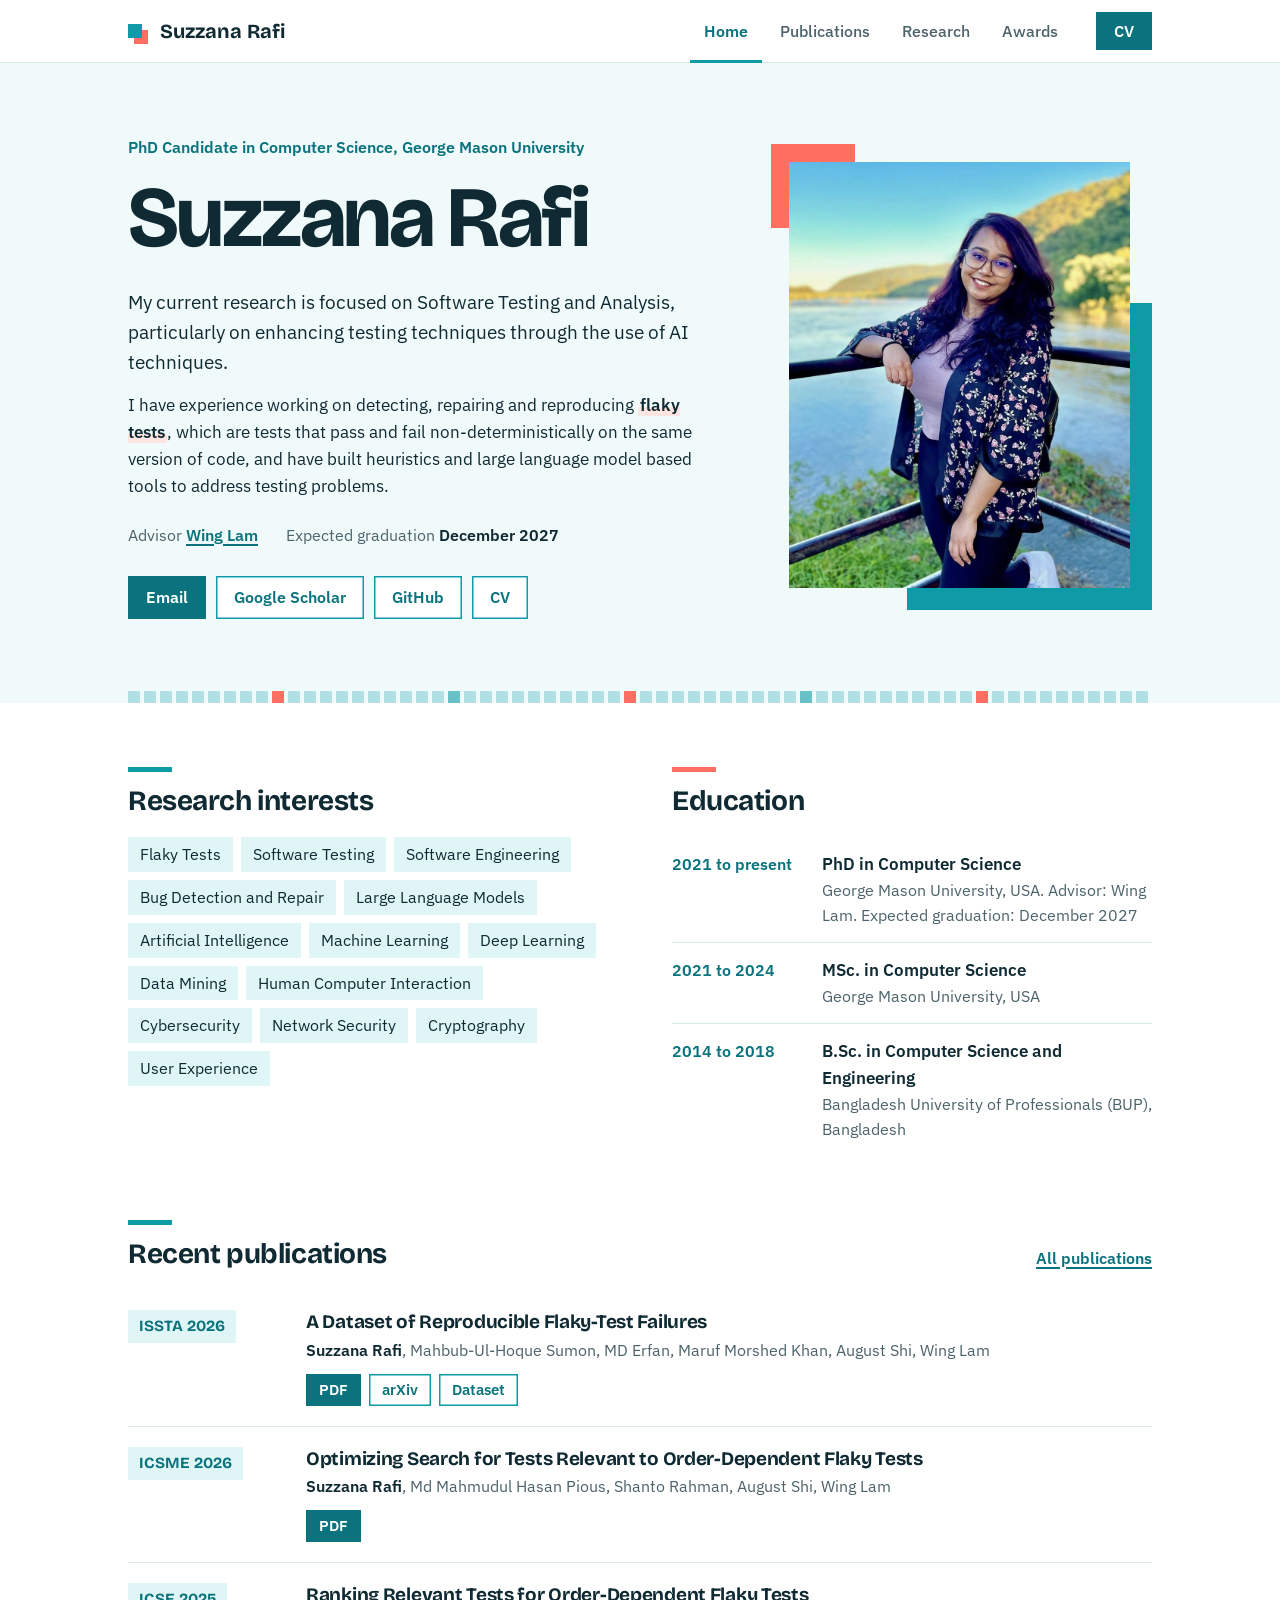
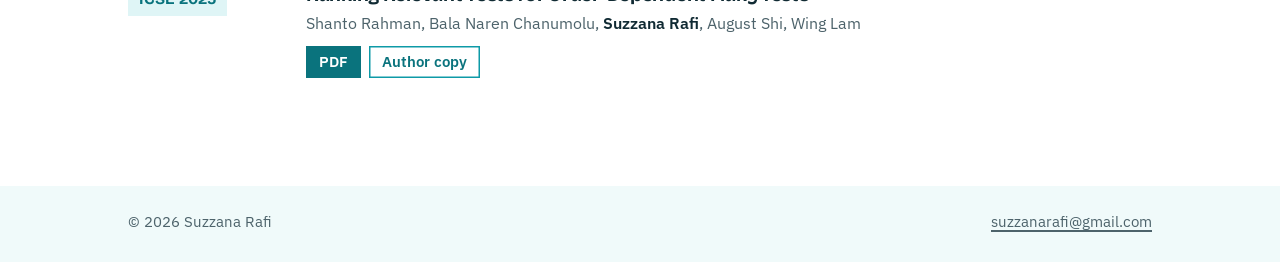
<file: index.html>
<!DOCTYPE html>
<html lang="en">
<head>
<meta charset="UTF-8">
<meta name="viewport" content="width=device-width, initial-scale=1.0">
<title>Suzzana Rafi</title>
<meta name="description" content="Suzzana Rafi is a PhD candidate in Computer Science at George Mason University working on detecting, repairing and reproducing flaky tests.">
<link rel="icon" href="data:image/svg+xml,%3Csvg xmlns='http://www.w3.org/2000/svg' viewBox='0 0 32 32'%3E%3Crect x='10' y='10' width='20' height='20' fill='%23ff6f61'/%3E%3Crect x='2' y='2' width='20' height='20' fill='%230e9aa7'/%3E%3C/svg%3E">
<link rel="preconnect" href="https://fonts.googleapis.com">
<link rel="preconnect" href="https://fonts.gstatic.com" crossorigin>
<link href="https://fonts.googleapis.com/css2?family=Bricolage+Grotesque:opsz,wght@12..96,400..800&amp;family=IBM+Plex+Sans:ital,wght@0,400;0,500;0,600;1,400&amp;display=swap" rel="stylesheet">
<link rel="stylesheet" href="style.css">
</head>
<body>

<header class="top">
  <div class="wrap top-in">
    <a class="brand" href="index.html"><span class="brand-mark" aria-hidden="true"></span>Suzzana Rafi</a>
    <nav class="tabs" aria-label="Main">
        <a href="index.html" aria-current="page">Home</a>
        <a href="publications.html">Publications</a>
        <a href="research.html">Research</a>
        <a href="awards.html">Awards</a>
    </nav>
    <a class="cv-link" href="Suzzana_Rafi_CV.pdf">CV</a>
  </div>
</header>

<main>
<section class="hero">
  <div class="wrap">
    <div class="hero-grid">
      <div>
        <p class="kicker">PhD Candidate in Computer Science, George Mason University</p>
        <h1>Suzzana Rafi</h1>
        <p class="lede">My current research is focused on Software Testing and Analysis, particularly on enhancing testing techniques through the use of AI techniques.</p>
        <p>I have experience working on detecting, repairing and reproducing <mark>flaky tests</mark>, which are tests that pass and fail non-deterministically on the same version of code, and have built heuristics and large language model based tools to address testing problems.</p>
        <dl class="facts">
          <div><dt>Advisor </dt><dd><a href="https://people.cs.gmu.edu/~winglam/">Wing Lam</a></dd></div>
          <div><dt>Expected graduation </dt><dd>December 2027</dd></div>
        </dl>
        <div class="actions">
          <a class="btn solid" href="mailto:suzzanarafi@gmail.com">Email</a>
          <a class="btn" href="https://scholar.google.com/citations?hl=en&amp;user=p1dek98AAAAJ">Google Scholar</a>
          <a class="btn" href="https://github.com/suzzy777">GitHub</a>
          <a class="btn" href="Suzzana_Rafi_CV.pdf">CV</a>
        </div>
      </div>
      <div class="portrait">
        <img src="suzzana-rafi.jpg" alt="Suzzana Rafi" width="900" height="1125">
      </div>
    </div>
    <div class="runs" aria-hidden="true"></div>
  </div>
</section>

<section class="section">
  <div class="wrap split">
    <div>
      <div class="sec-head"><h2>Research interests</h2></div>
      <ul class="tags"><li>Flaky Tests</li><li>Software Testing</li><li>Software Engineering</li><li>Bug Detection and Repair</li><li>Large Language Models</li><li>Artificial Intelligence</li><li>Machine Learning</li><li>Deep Learning</li><li>Data Mining</li><li>Human Computer Interaction</li><li>Cybersecurity</li><li>Network Security</li><li>Cryptography</li><li>User Experience</li></ul>
    </div>
    <div>
      <div class="sec-head alt"><h2>Education</h2></div>
    <ul class="rows">
      <li><span class="when">2021 to present</span><span class="what"><b>PhD in Computer Science</b><span class="where">George Mason University, USA. Advisor: Wing Lam. Expected graduation: December 2027</span></span></li>
      <li><span class="when">2021 to 2024</span><span class="what"><b>MSc. in Computer Science</b><span class="where">George Mason University, USA</span></span></li>
      <li><span class="when">2014 to 2018</span><span class="what"><b>B.Sc. in Computer Science and Engineering</b><span class="where">Bangladesh University of Professionals (BUP), Bangladesh</span></span></li>
    </ul>
    </div>
  </div>
</section>

<section class="section">
  <div class="wrap">
    <div class="sec-head"><h2>Recent publications</h2><a href="publications.html">All publications</a></div>
    <ul class="pubs compact">
      <li class="pub" data-topic="testing">
        <div><span class="venue-tag">ISSTA 2026</span></div>
        <div>
          <h3>A Dataset of Reproducible Flaky-Test Failures</h3>
          <p class="authors"><b>Suzzana Rafi</b>, Mahbub-Ul-Hoque Sumon, MD Erfan, Maruf Morshed Khan, August Shi, Wing Lam</p>
          <div class="links"><a class="main" href="https://dl.acm.org/doi/epdf/10.1145/3832216">PDF</a><a href="https://arxiv.org/abs/2605.21677">arXiv</a><a href="https://sites.google.com/view/reproflakedataset">Dataset</a></div>
        </div>
      </li>
      <li class="pub" data-topic="testing">
        <div><span class="venue-tag">ICSME 2026</span></div>
        <div>
          <h3>Optimizing Search for Tests Relevant to Order-Dependent Flaky Tests</h3>
          <p class="authors"><b>Suzzana Rafi</b>, Md Mahmudul Hasan Pious, Shanto Rahman, August Shi, Wing Lam</p>
          <div class="links"><a class="main" href="https://people.cs.gmu.edu/~winglam/publications/2026/RafiETAL26DD.pdf">PDF</a></div>
        </div>
      </li>
      <li class="pub" data-topic="testing">
        <div><span class="venue-tag">ICSE 2025</span></div>
        <div>
          <h3>Ranking Relevant Tests for Order-Dependent Flaky Tests</h3>
          <p class="authors">Shanto Rahman, Bala Naren Chanumolu, <b>Suzzana Rafi</b>, August Shi, Wing Lam</p>
          <div class="links"><a class="main" href="https://ieeexplore.ieee.org/stamp/stamp.jsp?tp=&amp;arnumber=11029933">PDF</a><a href="https://people.cs.gmu.edu/~winglam/publications/2025/RahmanETAL25RankF.pdf">Author copy</a></div>
        </div>
      </li>
    </ul>
  </div>
</section>
</main>

<footer class="foot">
  <div class="wrap foot-in">
    <span>&copy; 2026 Suzzana Rafi</span>
    <a href="mailto:suzzanarafi@gmail.com">suzzanarafi@gmail.com</a>
  </div>
</footer>

<script src="site.js"></script>
</body>
</html>
</file>
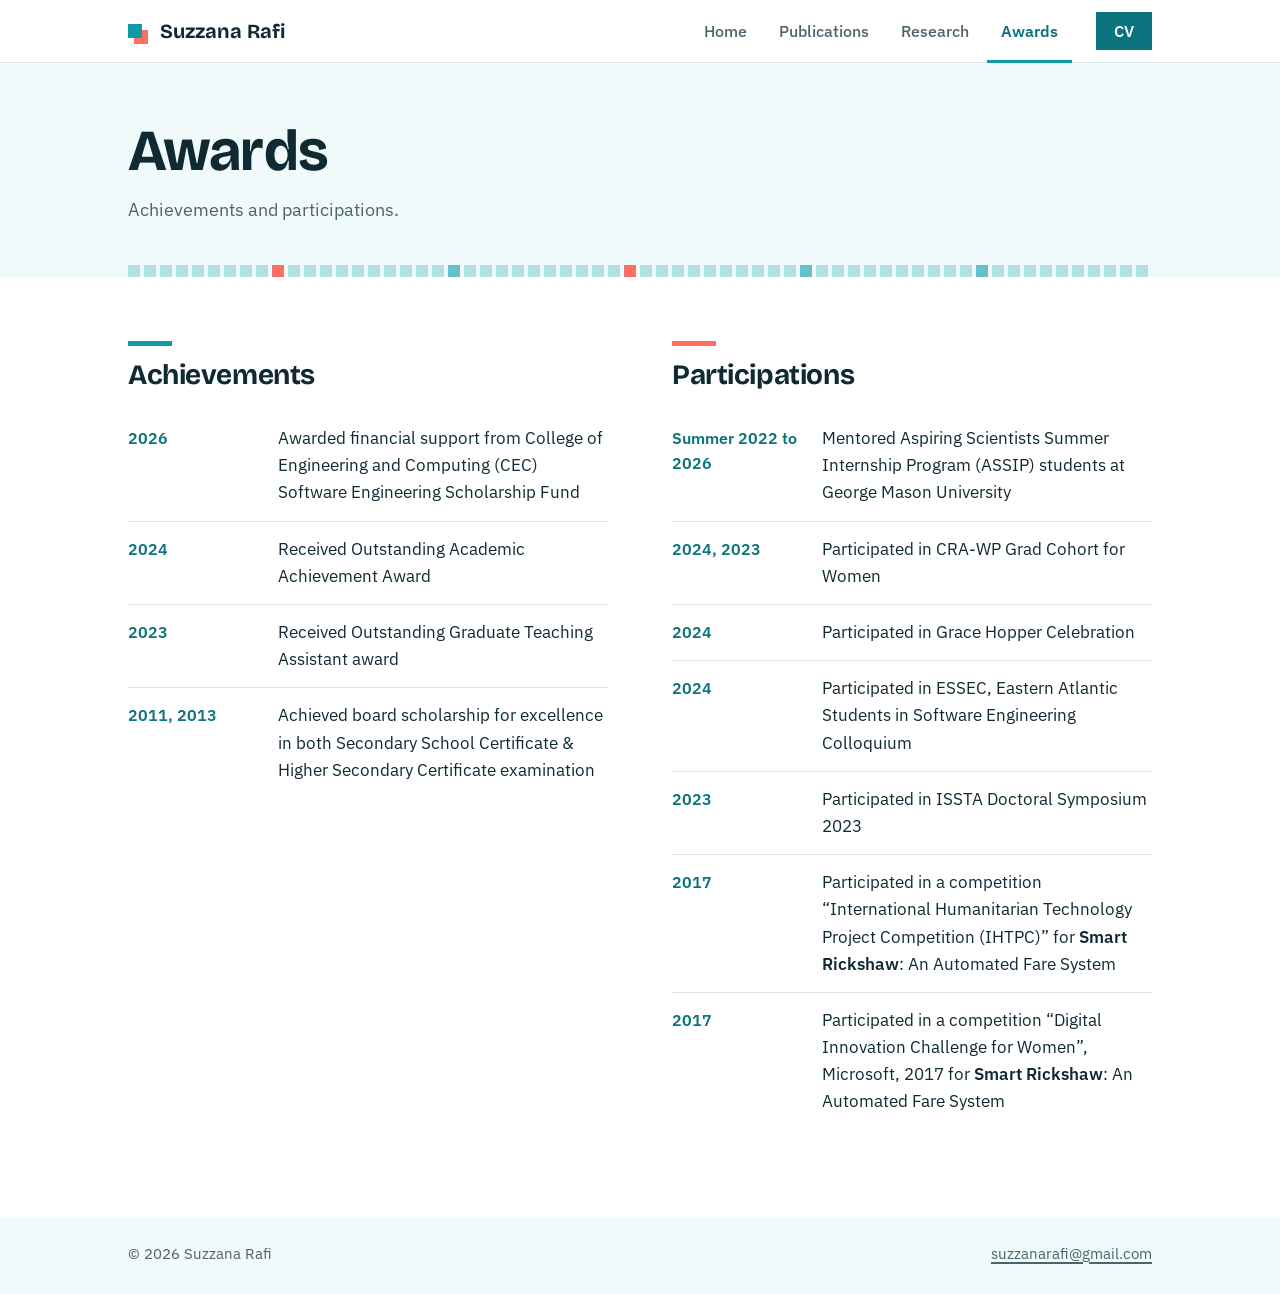
<file: awards.html>
<!DOCTYPE html>
<html lang="en">
<head>
<meta charset="UTF-8">
<meta name="viewport" content="width=device-width, initial-scale=1.0">
<title>Awards | Suzzana Rafi</title>
<meta name="description" content="Achievements and participations of Suzzana Rafi.">
<link rel="icon" href="data:image/svg+xml,%3Csvg xmlns='http://www.w3.org/2000/svg' viewBox='0 0 32 32'%3E%3Crect x='10' y='10' width='20' height='20' fill='%23ff6f61'/%3E%3Crect x='2' y='2' width='20' height='20' fill='%230e9aa7'/%3E%3C/svg%3E">
<link rel="preconnect" href="https://fonts.googleapis.com">
<link rel="preconnect" href="https://fonts.gstatic.com" crossorigin>
<link href="https://fonts.googleapis.com/css2?family=Bricolage+Grotesque:opsz,wght@12..96,400..800&amp;family=IBM+Plex+Sans:ital,wght@0,400;0,500;0,600;1,400&amp;display=swap" rel="stylesheet">
<link rel="stylesheet" href="style.css">
</head>
<body>

<header class="top">
  <div class="wrap top-in">
    <a class="brand" href="index.html"><span class="brand-mark" aria-hidden="true"></span>Suzzana Rafi</a>
    <nav class="tabs" aria-label="Main">
        <a href="index.html">Home</a>
        <a href="publications.html">Publications</a>
        <a href="research.html">Research</a>
        <a href="awards.html" aria-current="page">Awards</a>
    </nav>
    <a class="cv-link" href="Suzzana_Rafi_CV.pdf">CV</a>
  </div>
</header>

<main>
<section class="band">
  <div class="wrap">
    <h1>Awards</h1>
    <p>Achievements and participations.</p>
    <div class="runs" aria-hidden="true"></div>
  </div>
</section>

<section class="section">
  <div class="wrap split">
    <div>
      <div class="sec-head"><h2>Achievements</h2></div>
    <ul class="rows">
      <li><span class="when">2026</span><span class="what">Awarded financial support from College of Engineering and Computing (CEC) Software Engineering Scholarship Fund</span></li>
      <li><span class="when">2024</span><span class="what">Received Outstanding Academic Achievement Award</span></li>
      <li><span class="when">2023</span><span class="what">Received Outstanding Graduate Teaching Assistant award</span></li>
      <li><span class="when">2011, 2013</span><span class="what">Achieved board scholarship for excellence in both Secondary School Certificate &amp; Higher Secondary Certificate examination</span></li>
    </ul>
    </div>
    <div>
      <div class="sec-head alt"><h2>Participations</h2></div>
    <ul class="rows">
      <li><span class="when">Summer 2022 to 2026</span><span class="what">Mentored Aspiring Scientists Summer Internship Program (ASSIP) students at George Mason University</span></li>
      <li><span class="when">2024, 2023</span><span class="what">Participated in CRA-WP Grad Cohort for Women</span></li>
      <li><span class="when">2024</span><span class="what">Participated in Grace Hopper Celebration</span></li>
      <li><span class="when">2024</span><span class="what">Participated in ESSEC, Eastern Atlantic Students in Software Engineering Colloquium</span></li>
      <li><span class="when">2023</span><span class="what">Participated in ISSTA Doctoral Symposium 2023</span></li>
      <li><span class="when">2017</span><span class="what">Participated in a competition &ldquo;International Humanitarian Technology Project Competition (IHTPC)&rdquo; for <b>Smart Rickshaw</b>: An Automated Fare System</span></li>
      <li><span class="when">2017</span><span class="what">Participated in a competition &ldquo;Digital Innovation Challenge for Women&rdquo;, Microsoft, 2017 for <b>Smart Rickshaw</b>: An Automated Fare System</span></li>
    </ul>
    </div>
  </div>
</section>
</main>

<footer class="foot">
  <div class="wrap foot-in">
    <span>&copy; 2026 Suzzana Rafi</span>
    <a href="mailto:suzzanarafi@gmail.com">suzzanarafi@gmail.com</a>
  </div>
</footer>

<script src="site.js"></script>
</body>
</html>
</file>
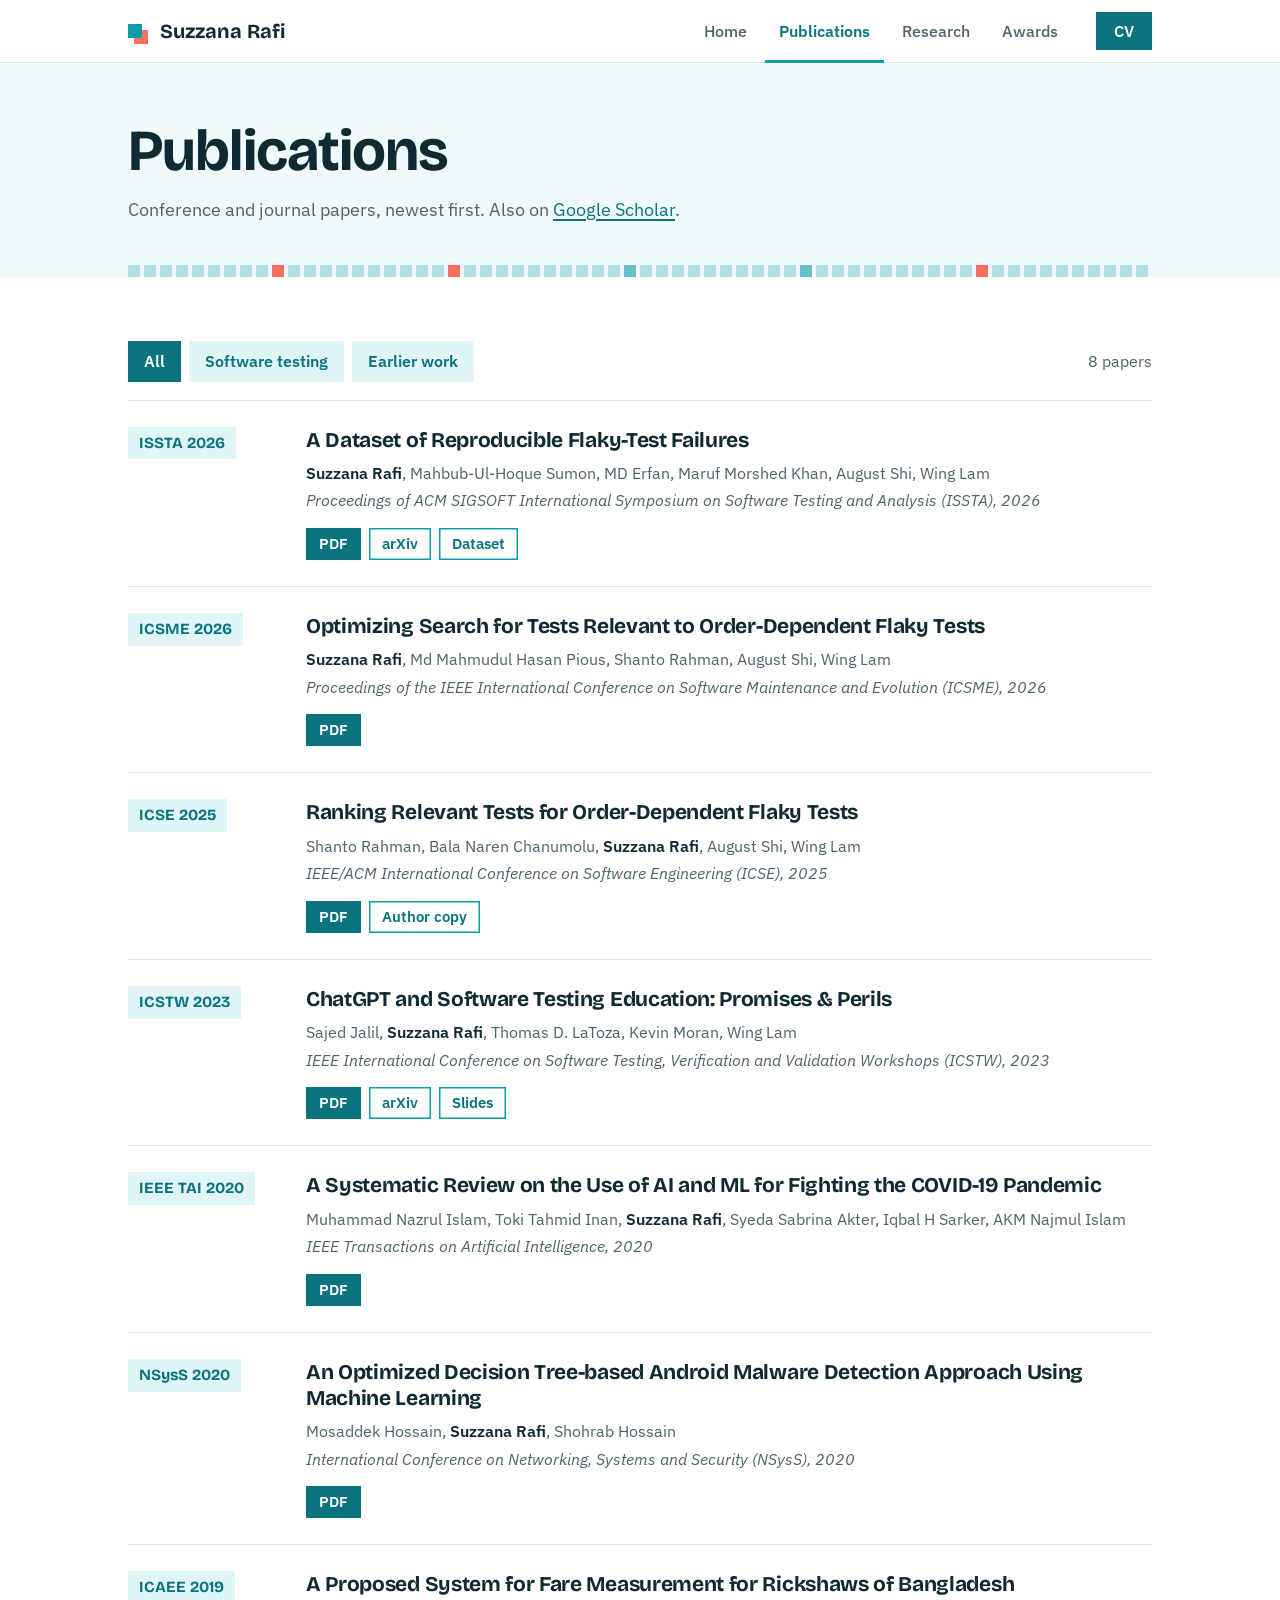
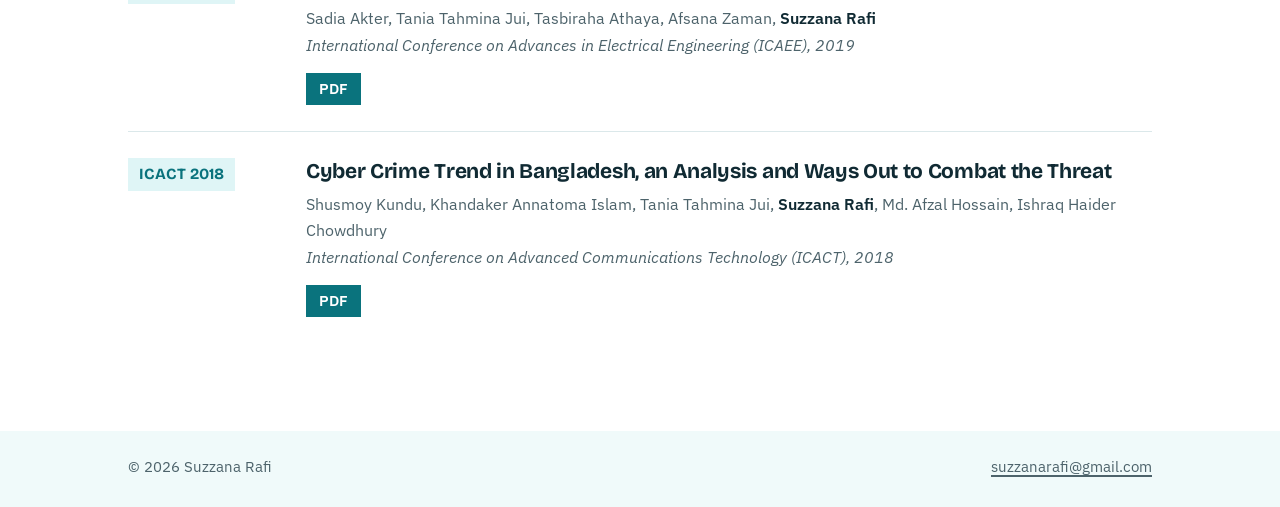
<file: publications.html>
<!DOCTYPE html>
<html lang="en">
<head>
<meta charset="UTF-8">
<meta name="viewport" content="width=device-width, initial-scale=1.0">
<title>Publications | Suzzana Rafi</title>
<meta name="description" content="Publications by Suzzana Rafi, with links to each paper.">
<link rel="icon" href="data:image/svg+xml,%3Csvg xmlns='http://www.w3.org/2000/svg' viewBox='0 0 32 32'%3E%3Crect x='10' y='10' width='20' height='20' fill='%23ff6f61'/%3E%3Crect x='2' y='2' width='20' height='20' fill='%230e9aa7'/%3E%3C/svg%3E">
<link rel="preconnect" href="https://fonts.googleapis.com">
<link rel="preconnect" href="https://fonts.gstatic.com" crossorigin>
<link href="https://fonts.googleapis.com/css2?family=Bricolage+Grotesque:opsz,wght@12..96,400..800&amp;family=IBM+Plex+Sans:ital,wght@0,400;0,500;0,600;1,400&amp;display=swap" rel="stylesheet">
<link rel="stylesheet" href="style.css">
</head>
<body>

<header class="top">
  <div class="wrap top-in">
    <a class="brand" href="index.html"><span class="brand-mark" aria-hidden="true"></span>Suzzana Rafi</a>
    <nav class="tabs" aria-label="Main">
        <a href="index.html">Home</a>
        <a href="publications.html" aria-current="page">Publications</a>
        <a href="research.html">Research</a>
        <a href="awards.html">Awards</a>
    </nav>
    <a class="cv-link" href="Suzzana_Rafi_CV.pdf">CV</a>
  </div>
</header>

<main>
<section class="band">
  <div class="wrap">
    <h1>Publications</h1>
    <p>Conference and journal papers, newest first. Also on <a href="https://scholar.google.com/citations?hl=en&amp;user=p1dek98AAAAJ">Google Scholar</a>.</p>
    <div class="runs" aria-hidden="true"></div>
  </div>
</section>

<section class="section">
  <div class="wrap">
    <div class="sec-head bar">
      <div class="filters" role="group" aria-label="Filter by topic">
        <button type="button" data-topic="all" aria-pressed="true">All</button>
        <button type="button" data-topic="testing" aria-pressed="false">Software testing</button>
        <button type="button" data-topic="earlier" aria-pressed="false">Earlier work</button>
      </div>
      <span id="pub-count" aria-live="polite">8 papers</span>
    </div>
    <ul class="pubs">
      <li class="pub" data-topic="testing">
        <div><span class="venue-tag">ISSTA 2026</span></div>
        <div>
          <h3>A Dataset of Reproducible Flaky-Test Failures</h3>
          <p class="authors"><b>Suzzana Rafi</b>, Mahbub-Ul-Hoque Sumon, MD Erfan, Maruf Morshed Khan, August Shi, Wing Lam</p>
          <p class="venue">Proceedings of ACM SIGSOFT International Symposium on Software Testing and Analysis (ISSTA), 2026</p>
          <div class="links"><a class="main" href="https://dl.acm.org/doi/epdf/10.1145/3832216">PDF</a><a href="https://arxiv.org/abs/2605.21677">arXiv</a><a href="https://sites.google.com/view/reproflakedataset">Dataset</a></div>
        </div>
      </li>
      <li class="pub" data-topic="testing">
        <div><span class="venue-tag">ICSME 2026</span></div>
        <div>
          <h3>Optimizing Search for Tests Relevant to Order-Dependent Flaky Tests</h3>
          <p class="authors"><b>Suzzana Rafi</b>, Md Mahmudul Hasan Pious, Shanto Rahman, August Shi, Wing Lam</p>
          <p class="venue">Proceedings of the IEEE International Conference on Software Maintenance and Evolution (ICSME), 2026</p>
          <div class="links"><a class="main" href="https://people.cs.gmu.edu/~winglam/publications/2026/RafiETAL26DD.pdf">PDF</a></div>
        </div>
      </li>
      <li class="pub" data-topic="testing">
        <div><span class="venue-tag">ICSE 2025</span></div>
        <div>
          <h3>Ranking Relevant Tests for Order-Dependent Flaky Tests</h3>
          <p class="authors">Shanto Rahman, Bala Naren Chanumolu, <b>Suzzana Rafi</b>, August Shi, Wing Lam</p>
          <p class="venue">IEEE/ACM International Conference on Software Engineering (ICSE), 2025</p>
          <div class="links"><a class="main" href="https://ieeexplore.ieee.org/stamp/stamp.jsp?tp=&amp;arnumber=11029933">PDF</a><a href="https://people.cs.gmu.edu/~winglam/publications/2025/RahmanETAL25RankF.pdf">Author copy</a></div>
        </div>
      </li>
      <li class="pub" data-topic="testing">
        <div><span class="venue-tag">ICSTW 2023</span></div>
        <div>
          <h3>ChatGPT and Software Testing Education: Promises &amp; Perils</h3>
          <p class="authors">Sajed Jalil, <b>Suzzana Rafi</b>, Thomas D. LaToza, Kevin Moran, Wing Lam</p>
          <p class="venue">IEEE International Conference on Software Testing, Verification and Validation Workshops (ICSTW), 2023</p>
          <div class="links"><a class="main" href="https://ieeexplore.ieee.org/stamp/stamp.jsp?tp=&amp;arnumber=10132255">PDF</a><a href="https://arxiv.org/abs/2302.03287">arXiv</a><a href="https://people.cs.gmu.edu/~winglam/publications/2023/ChatGPT-TestEd.pptx">Slides</a></div>
        </div>
      </li>
      <li class="pub" data-topic="earlier">
        <div><span class="venue-tag">IEEE TAI 2020</span></div>
        <div>
          <h3>A Systematic Review on the Use of AI and ML for Fighting the COVID-19 Pandemic</h3>
          <p class="authors">Muhammad Nazrul Islam, Toki Tahmid Inan, <b>Suzzana Rafi</b>, Syeda Sabrina Akter, Iqbal H Sarker, AKM Najmul Islam</p>
          <p class="venue">IEEE Transactions on Artificial Intelligence, 2020</p>
          <div class="links"><a class="main" href="https://pmc.ncbi.nlm.nih.gov/articles/PMC8545030/pdf/tai-islam-3062771.pdf">PDF</a></div>
        </div>
      </li>
      <li class="pub" data-topic="earlier">
        <div><span class="venue-tag">NSysS 2020</span></div>
        <div>
          <h3>An Optimized Decision Tree-based Android Malware Detection Approach Using Machine Learning</h3>
          <p class="authors">Mosaddek Hossain, <b>Suzzana Rafi</b>, Shohrab Hossain</p>
          <p class="venue">International Conference on Networking, Systems and Security (NSysS), 2020</p>
          <div class="links"><a class="main" href="https://dl.acm.org/doi/epdf/10.1145/3428363.3428375">PDF</a></div>
        </div>
      </li>
      <li class="pub" data-topic="earlier">
        <div><span class="venue-tag">ICAEE 2019</span></div>
        <div>
          <h3>A Proposed System for Fare Measurement for Rickshaws of Bangladesh</h3>
          <p class="authors">Sadia Akter, Tania Tahmina Jui, Tasbiraha Athaya, Afsana Zaman, <b>Suzzana Rafi</b></p>
          <p class="venue">International Conference on Advances in Electrical Engineering (ICAEE), 2019</p>
          <div class="links"><a class="main" href="https://ieeexplore.ieee.org/stamp/stamp.jsp?tp=&amp;arnumber=8975659">PDF</a></div>
        </div>
      </li>
      <li class="pub" data-topic="earlier">
        <div><span class="venue-tag">ICACT 2018</span></div>
        <div>
          <h3>Cyber Crime Trend in Bangladesh, an Analysis and Ways Out to Combat the Threat</h3>
          <p class="authors">Shusmoy Kundu, Khandaker Annatoma Islam, Tania Tahmina Jui, <b>Suzzana Rafi</b>, Md. Afzal Hossain, Ishraq Haider Chowdhury</p>
          <p class="venue">International Conference on Advanced Communications Technology (ICACT), 2018</p>
          <div class="links"><a class="main" href="https://ieeexplore.ieee.org/stamp/stamp.jsp?tp=&amp;arnumber=8323800">PDF</a></div>
        </div>
      </li>
    </ul>
  </div>
</section>
</main>

<footer class="foot">
  <div class="wrap foot-in">
    <span>&copy; 2026 Suzzana Rafi</span>
    <a href="mailto:suzzanarafi@gmail.com">suzzanarafi@gmail.com</a>
  </div>
</footer>

<script src="site.js"></script>
</body>
</html>
</file>
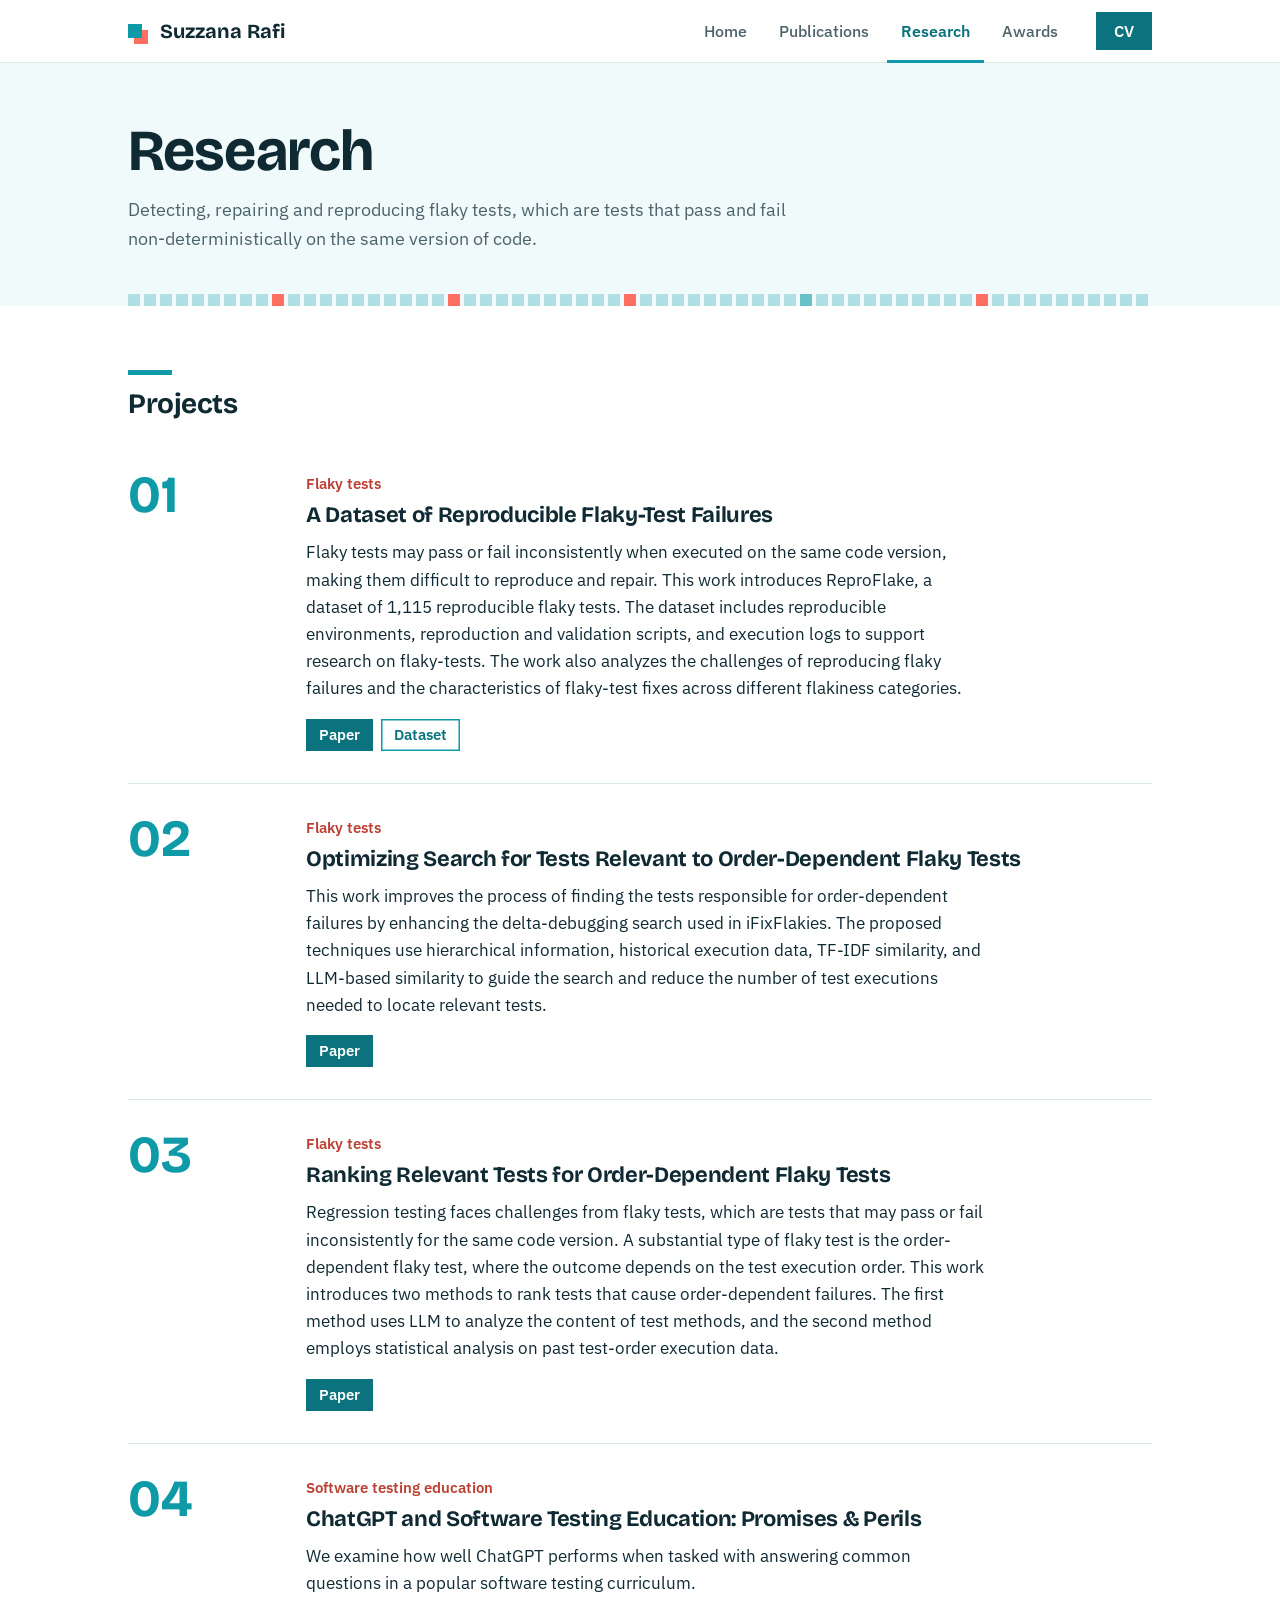
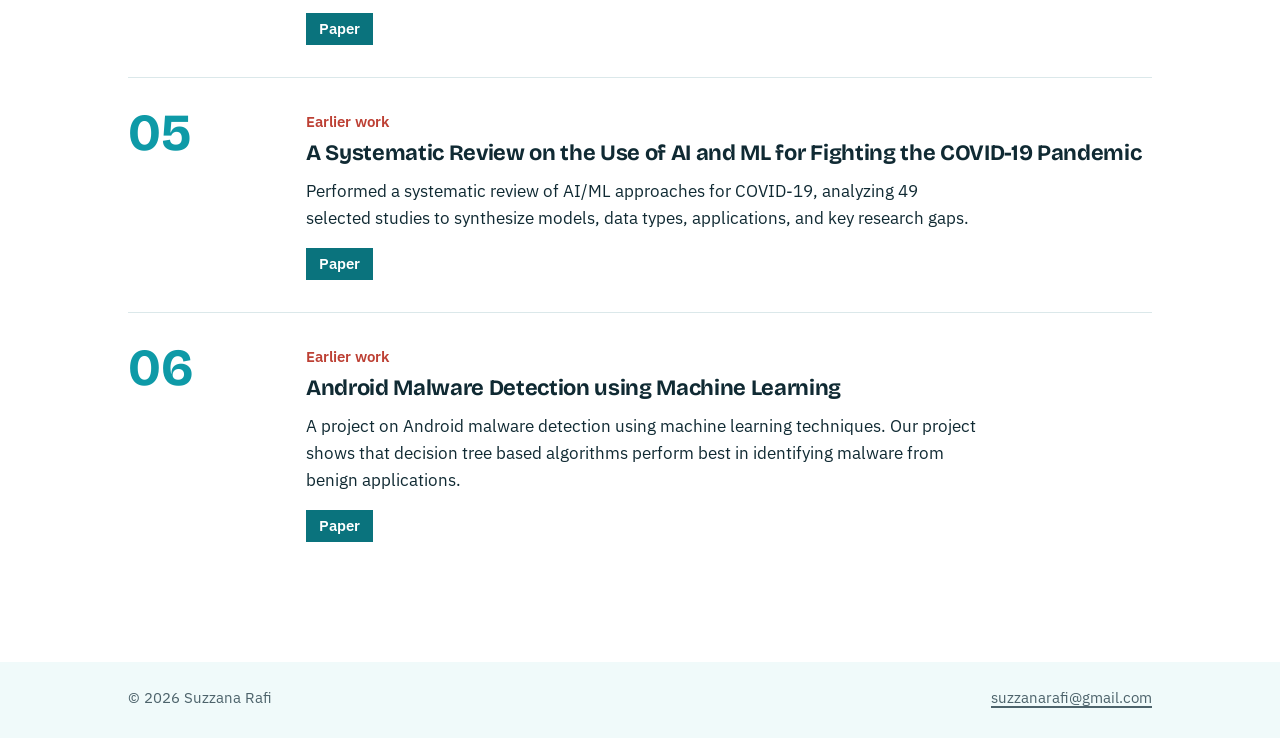
<file: research.html>
<!DOCTYPE html>
<html lang="en">
<head>
<meta charset="UTF-8">
<meta name="viewport" content="width=device-width, initial-scale=1.0">
<title>Research | Suzzana Rafi</title>
<meta name="description" content="Research projects of Suzzana Rafi on flaky tests and software testing.">
<link rel="icon" href="data:image/svg+xml,%3Csvg xmlns='http://www.w3.org/2000/svg' viewBox='0 0 32 32'%3E%3Crect x='10' y='10' width='20' height='20' fill='%23ff6f61'/%3E%3Crect x='2' y='2' width='20' height='20' fill='%230e9aa7'/%3E%3C/svg%3E">
<link rel="preconnect" href="https://fonts.googleapis.com">
<link rel="preconnect" href="https://fonts.gstatic.com" crossorigin>
<link href="https://fonts.googleapis.com/css2?family=Bricolage+Grotesque:opsz,wght@12..96,400..800&amp;family=IBM+Plex+Sans:ital,wght@0,400;0,500;0,600;1,400&amp;display=swap" rel="stylesheet">
<link rel="stylesheet" href="style.css">
</head>
<body>

<header class="top">
  <div class="wrap top-in">
    <a class="brand" href="index.html"><span class="brand-mark" aria-hidden="true"></span>Suzzana Rafi</a>
    <nav class="tabs" aria-label="Main">
        <a href="index.html">Home</a>
        <a href="publications.html">Publications</a>
        <a href="research.html" aria-current="page">Research</a>
        <a href="awards.html">Awards</a>
    </nav>
    <a class="cv-link" href="Suzzana_Rafi_CV.pdf">CV</a>
  </div>
</header>

<main>
<section class="band">
  <div class="wrap">
    <h1>Research</h1>
    <p>Detecting, repairing and reproducing flaky tests, which are tests that pass and fail non-deterministically on the same version of code.</p>
    <div class="runs" aria-hidden="true"></div>
  </div>
</section>

<section class="section">
  <div class="wrap">
    <div class="sec-head"><h2>Projects</h2></div>
    <ol class="work">
      <li>
        <div>
          <p class="theme">Flaky tests</p>
          <h3>A Dataset of Reproducible Flaky-Test Failures</h3>
          <p>Flaky tests may pass or fail inconsistently when executed on the same code version, making them difficult to reproduce and repair. This work introduces ReproFlake, a dataset of 1,115 reproducible flaky tests. The dataset includes reproducible environments, reproduction and validation scripts, and execution logs to support research on flaky-tests. The work also analyzes the challenges of reproducing flaky failures and the characteristics of flaky-test fixes across different flakiness categories.</p>
          <div class="links"><a class="main" href="https://dl.acm.org/doi/epdf/10.1145/3832216">Paper</a><a href="https://sites.google.com/view/reproflakedataset">Dataset</a></div>
        </div>
      </li>
      <li>
        <div>
          <p class="theme">Flaky tests</p>
          <h3>Optimizing Search for Tests Relevant to Order-Dependent Flaky Tests</h3>
          <p>This work improves the process of finding the tests responsible for order-dependent failures by enhancing the delta-debugging search used in iFixFlakies. The proposed techniques use hierarchical information, historical execution data, TF-IDF similarity, and LLM-based similarity to guide the search and reduce the number of test executions needed to locate relevant tests.</p>
          <div class="links"><a class="main" href="https://people.cs.gmu.edu/~winglam/publications/2026/RafiETAL26DD.pdf">Paper</a></div>
        </div>
      </li>
      <li>
        <div>
          <p class="theme">Flaky tests</p>
          <h3>Ranking Relevant Tests for Order-Dependent Flaky Tests</h3>
          <p>Regression testing faces challenges from flaky tests, which are tests that may pass or fail inconsistently for the same code version. A substantial type of flaky test is the order-dependent flaky test, where the outcome depends on the test execution order. This work introduces two methods to rank tests that cause order-dependent failures. The first method uses LLM to analyze the content of test methods, and the second method employs statistical analysis on past test-order execution data.</p>
          <div class="links"><a class="main" href="https://ieeexplore.ieee.org/stamp/stamp.jsp?tp=&amp;arnumber=11029933">Paper</a></div>
        </div>
      </li>
      <li>
        <div>
          <p class="theme">Software testing education</p>
          <h3>ChatGPT and Software Testing Education: Promises &amp; Perils</h3>
          <p>We examine how well ChatGPT performs when tasked with answering common questions in a popular software testing curriculum.</p>
          <div class="links"><a class="main" href="https://ieeexplore.ieee.org/stamp/stamp.jsp?tp=&amp;arnumber=10132255">Paper</a></div>
        </div>
      </li>
      <li>
        <div>
          <p class="theme">Earlier work</p>
          <h3>A Systematic Review on the Use of AI and ML for Fighting the COVID-19 Pandemic</h3>
          <p>Performed a systematic review of AI/ML approaches for COVID-19, analyzing 49 selected studies to synthesize models, data types, applications, and key research gaps.</p>
          <div class="links"><a class="main" href="https://pmc.ncbi.nlm.nih.gov/articles/PMC8545030/pdf/tai-islam-3062771.pdf">Paper</a></div>
        </div>
      </li>
      <li>
        <div>
          <p class="theme">Earlier work</p>
          <h3>Android Malware Detection using Machine Learning</h3>
          <p>A project on Android malware detection using machine learning techniques. Our project shows that decision tree based algorithms perform best in identifying malware from benign applications.</p>
          <div class="links"><a class="main" href="https://dl.acm.org/doi/epdf/10.1145/3428363.3428375">Paper</a></div>
        </div>
      </li>
    </ol>
  </div>
</section>
</main>

<footer class="foot">
  <div class="wrap foot-in">
    <span>&copy; 2026 Suzzana Rafi</span>
    <a href="mailto:suzzanarafi@gmail.com">suzzanarafi@gmail.com</a>
  </div>
</footer>

<script src="site.js"></script>
</body>
</html>
</file>
<file: style.css>
/* Suzzana Rafi — site styles
   To change the colours, edit the values in :root below. */

:root {
  --primary: #0e9aa7;        /* teal: tabs, buttons, links */
  --primary-deep: #0a737d;   /* teal for text on white */
  --primary-tint: #dff5f6;
  --accent: #ff6f61;         /* coral: small highlights */
  --accent-deep: #bd4034;
  --accent-tint: #ffe5e1;
  --ink: #102a33;
  --ink-soft: #4d636b;
  --line: #dbe8ea;
  --bg: #ffffff;
  --band: #f0fafa;
  --display: "Bricolage Grotesque", "IBM Plex Sans", system-ui, sans-serif;
  --body: "IBM Plex Sans", system-ui, -apple-system, "Segoe UI", sans-serif;
  color-scheme: light;
}

* { box-sizing: border-box; margin: 0; padding: 0; }

html { -webkit-text-size-adjust: 100%; }

body {
  background: var(--bg);
  color: var(--ink);
  font-family: var(--body);
  font-size: 17px;
  line-height: 1.6;
  min-height: 100vh;
  display: flex;
  flex-direction: column;
}

main { flex: 1; }

.wrap {
  width: 100%;
  max-width: 1080px;
  margin: 0 auto;
  padding: 0 28px;
}

a { color: var(--primary-deep); text-decoration-thickness: 1.5px; text-underline-offset: 3px; }
a:hover { color: var(--accent-deep); }
a:focus-visible, button:focus-visible { outline: 3px solid var(--accent); outline-offset: 2px; }

h1, h2, h3 { font-family: var(--display); line-height: 1.12; letter-spacing: -0.015em; }

/* ---------- Top bar and tabs ---------- */

.top {
  position: sticky;
  top: 0;
  z-index: 10;
  background: var(--bg);
  border-bottom: 1px solid var(--line);
}

.top-in {
  display: flex;
  align-items: stretch;
  gap: 24px;
  min-height: 62px;
}

.brand {
  display: flex;
  align-items: center;
  gap: 10px;
  font-family: var(--display);
  font-weight: 700;
  font-size: 20px;
  color: var(--ink);
  text-decoration: none;
  white-space: nowrap;
}
.brand:hover { color: var(--ink); }
.brand-mark {
  width: 14px;
  height: 14px;
  background: var(--primary);
  box-shadow: 6px 6px 0 var(--accent);
  margin-right: 8px;
}

.tabs {
  display: flex;
  align-items: stretch;
  gap: 4px;
  margin-left: auto;
}
.tabs a {
  display: flex;
  align-items: center;
  padding: 3px 14px 0;
  font-size: 16px;
  font-weight: 500;
  color: var(--ink-soft);
  text-decoration: none;
  white-space: nowrap;
  border-bottom: 3px solid transparent;
  margin-bottom: -1px;
}
.tabs a:hover { color: var(--primary-deep); background: var(--band); }
.tabs a[aria-current="page"] {
  color: var(--primary-deep);
  font-weight: 600;
  border-bottom-color: var(--primary);
}

.cv-link {
  align-self: center;
  padding: 7px 18px;
  background: var(--primary-deep);
  font-size: 15.5px;
  font-weight: 600;
  color: #fff;
  text-decoration: none;
  white-space: nowrap;
}
.cv-link:hover { background: var(--ink); color: #fff; }

/* ---------- Test-run strip ---------- */

.runs {
  display: flex;
  gap: 4px;
  height: 12px;
  overflow: hidden;
}
.runs i {
  flex: none;
  width: 12px;
  height: 12px;
  background: var(--primary);
  opacity: 0.28;
  transition: background 0.3s, opacity 0.3s;
}
.runs i.flaky { opacity: 0.6; }
.runs i.off { background: var(--accent); opacity: 1; }

/* ---------- Page band (inner pages) ---------- */

.band {
  background: var(--band);
  padding: 56px 0 0;
}
.band h1 {
  font-size: clamp(38px, 6vw, 58px);
  font-weight: 700;
}
.band p {
  margin-top: 12px;
  max-width: 62ch;
  color: var(--ink-soft);
  font-size: 18px;
}
.band .runs { margin-top: 40px; }

/* ---------- Home hero ---------- */

.hero {
  background: var(--band);
  padding: 72px 0 0;
}

.hero-grid {
  display: grid;
  grid-template-columns: minmax(0, 1.5fr) minmax(0, 1fr);
  gap: 72px;
  align-items: center;
}

.kicker {
  font-size: 16px;
  font-weight: 600;
  color: var(--primary-deep);
  margin-bottom: 14px;
}

.hero h1 {
  font-size: clamp(48px, 8vw, 86px);
  font-weight: 700;
  letter-spacing: -0.03em;
  line-height: 1;
  margin-bottom: 26px;
}

.hero p { max-width: 58ch; }
.hero p + p { margin-top: 14px; }
.hero p.lede { font-size: 19px; }

mark {
  background: linear-gradient(transparent 58%, var(--accent-tint) 58%);
  color: inherit;
  font-weight: 600;
  padding: 0 2px;
}

.facts {
  display: flex;
  flex-wrap: wrap;
  gap: 8px 28px;
  margin-top: 22px;
  font-size: 16px;
}
.facts dt { display: inline; color: var(--ink-soft); }
.facts dd { display: inline; font-weight: 600; }

.actions {
  display: flex;
  flex-wrap: wrap;
  gap: 10px;
  margin-top: 28px;
}

.btn {
  display: inline-block;
  padding: 9px 18px;
  background: var(--bg);
  color: var(--primary-deep);
  font-size: 15.5px;
  font-weight: 600;
  text-decoration: none;
  box-shadow: inset 0 0 0 1.5px var(--primary);
}
.btn:hover { background: var(--primary-tint); color: var(--primary-deep); }
.btn.solid { background: var(--primary-deep); color: #fff; box-shadow: none; }
.btn.solid:hover { background: var(--ink); color: #fff; }

.portrait {
  position: relative;
  margin: 18px 22px 22px 18px;
}
.portrait::before,
.portrait::after {
  content: "";
  position: absolute;
  z-index: 0;
}
.portrait::before {
  right: -22px;
  bottom: -22px;
  width: 72%;
  height: 72%;
  background: var(--primary);
}
.portrait::after {
  left: -18px;
  top: -18px;
  width: 84px;
  height: 84px;
  background: var(--accent);
}
.portrait img {
  position: relative;
  z-index: 1;
  display: block;
  width: 100%;
  height: auto;
  aspect-ratio: 4 / 5;
  object-fit: cover;
}

.hero .runs { margin-top: 72px; }

/* ---------- Sections ---------- */

.section { padding: 64px 0; }
.section + .section { padding-top: 0; }

.sec-head {
  display: flex;
  align-items: flex-end;
  justify-content: space-between;
  gap: 16px;
  flex-wrap: wrap;
  margin-bottom: 20px;
}
.sec-head h2 { font-size: 28px; font-weight: 700; }
.sec-head h2::before {
  content: "";
  display: block;
  width: 44px;
  height: 5px;
  margin-bottom: 14px;
  background: var(--primary);
}
.sec-head.alt h2::before { background: var(--accent); }
.sec-head a { font-size: 15.5px; font-weight: 600; }
.sec-head.bar { align-items: center; padding-bottom: 18px; border-bottom: 1px solid var(--line); margin-bottom: 0; }

.split {
  display: grid;
  grid-template-columns: repeat(2, minmax(0, 1fr));
  gap: 64px;
}

/* Timelines */

.rows { list-style: none; }
.rows li {
  display: grid;
  grid-template-columns: 132px minmax(0, 1fr);
  gap: 18px;
  padding: 14px 0;
  border-bottom: 1px solid var(--line);
}
.rows li:last-child { border-bottom: 0; }
.rows .when {
  font-weight: 600;
  font-size: 15.5px;
  font-variant-numeric: tabular-nums;
  color: var(--primary-deep);
  padding-top: 1px;
}
.rows .what b { font-weight: 600; }
.rows .where { display: block; color: var(--ink-soft); font-size: 15.5px; }

/* Tags */

.tags { display: flex; flex-wrap: wrap; gap: 8px; list-style: none; }
.tags li {
  padding: 5px 12px;
  font-size: 15.5px;
  background: var(--primary-tint);
  color: var(--ink);
}

/* ---------- Publications ---------- */

.filters { display: flex; flex-wrap: wrap; gap: 8px; }
.filters button {
  font: inherit;
  font-size: 15.5px;
  font-weight: 600;
  padding: 8px 16px;
  border: 0;
  background: var(--primary-tint);
  color: var(--primary-deep);
  cursor: pointer;
}
.filters button:hover { background: var(--accent-tint); }
.filters button[aria-pressed="true"] { background: var(--primary-deep); color: #fff; }
#pub-count { color: var(--ink-soft); font-size: 15.5px; }

.pubs { list-style: none; }
.pub {
  display: grid;
  grid-template-columns: 150px minmax(0, 1fr);
  gap: 28px;
  padding: 26px 0;
  border-bottom: 1px solid var(--line);
}
.pub:last-child { border-bottom: 0; }
.pub[hidden] { display: none; }

.venue-tag {
  display: inline-block;
  padding: 4px 11px;
  background: var(--primary-tint);
  color: var(--primary-deep);
  font-family: var(--display);
  font-weight: 700;
  font-size: 15.5px;
  white-space: nowrap;
}
.pub h3 { font-size: 21px; font-weight: 700; line-height: 1.25; margin-bottom: 8px; }
.pub .authors { font-size: 16px; color: var(--ink-soft); }
.pub .authors b { color: var(--ink); font-weight: 600; }
.pub .venue { font-size: 16px; font-style: italic; color: var(--ink-soft); margin-top: 2px; }

.links { display: flex; flex-wrap: wrap; gap: 8px; margin-top: 14px; }
.links a {
  padding: 4px 13px;
  font-size: 15px;
  font-weight: 600;
  color: var(--primary-deep);
  text-decoration: none;
  box-shadow: inset 0 0 0 1.5px var(--primary);
}
.links a:hover { background: var(--primary-tint); color: var(--primary-deep); }
.links a.main { background: var(--primary-deep); color: #fff; box-shadow: none; }
.links a.main:hover { background: var(--ink); color: #fff; }

.pubs.compact .pub { padding: 20px 0; }
.pubs.compact .pub h3 { font-size: 19px; margin-bottom: 4px; }
.pubs.compact .links { margin-top: 10px; }

/* ---------- Research ---------- */

.work { list-style: none; counter-reset: work; }
.work > li {
  counter-increment: work;
  display: grid;
  grid-template-columns: 150px minmax(0, 1fr);
  gap: 28px;
  padding: 32px 0;
  border-bottom: 1px solid var(--line);
}
.work > li:last-child { border-bottom: 0; }
.work > li::before {
  content: counter(work, decimal-leading-zero);
  font-family: var(--display);
  font-weight: 700;
  font-size: 52px;
  line-height: 0.9;
  color: var(--primary);
}
.work .theme {
  font-size: 15px;
  font-weight: 600;
  color: var(--accent-deep);
  margin-bottom: 6px;
}
.work h3 { font-size: 22px; font-weight: 700; line-height: 1.25; margin-bottom: 10px; }
.work p { max-width: 68ch; }
.work .links { margin-top: 16px; }

/* ---------- Footer ---------- */

.foot {
  margin-top: 24px;
  background: var(--band);
  padding: 24px 0 28px;
  font-size: 15px;
  color: var(--ink-soft);
}
.foot-in { display: flex; flex-wrap: wrap; justify-content: space-between; gap: 8px 24px; }
.foot a { color: var(--ink-soft); }

/* ---------- Narrow screens ---------- */

@media (max-width: 900px) {
  .top-in { flex-wrap: wrap; gap: 0 16px; }
  .brand { min-height: 54px; }
  .cv-link { margin-left: auto; }
  .tabs {
    order: 3;
    width: calc(100% + 56px);
    margin: 0 -28px;
    padding: 0 14px;
    overflow-x: auto;
    border-top: 1px solid var(--line);
    scrollbar-width: none;
  }
  .tabs::-webkit-scrollbar { display: none; }
  .tabs a { min-height: 44px; margin-bottom: 0; }
  .hero { padding-top: 44px; }
  .hero-grid { grid-template-columns: minmax(0, 1fr); gap: 40px; }
  .portrait { order: -1; max-width: 300px; }
  .split { grid-template-columns: minmax(0, 1fr); gap: 56px; }
}

@media (max-width: 640px) {
  .wrap { padding: 0 16px; }
  .tabs { width: calc(100% + 32px); margin: 0 -16px; padding: 0 4px; }
  .tabs a { padding: 3px 12px 0; }
  .section { padding: 48px 0; }
  .pub, .work > li { grid-template-columns: minmax(0, 1fr); gap: 12px; }
  .work > li::before { font-size: 40px; }
  .rows li { grid-template-columns: minmax(0, 1fr); gap: 2px; }
}

@media print {
  .top { position: static; }
  .runs, .filters { display: none; }
}
</file>
